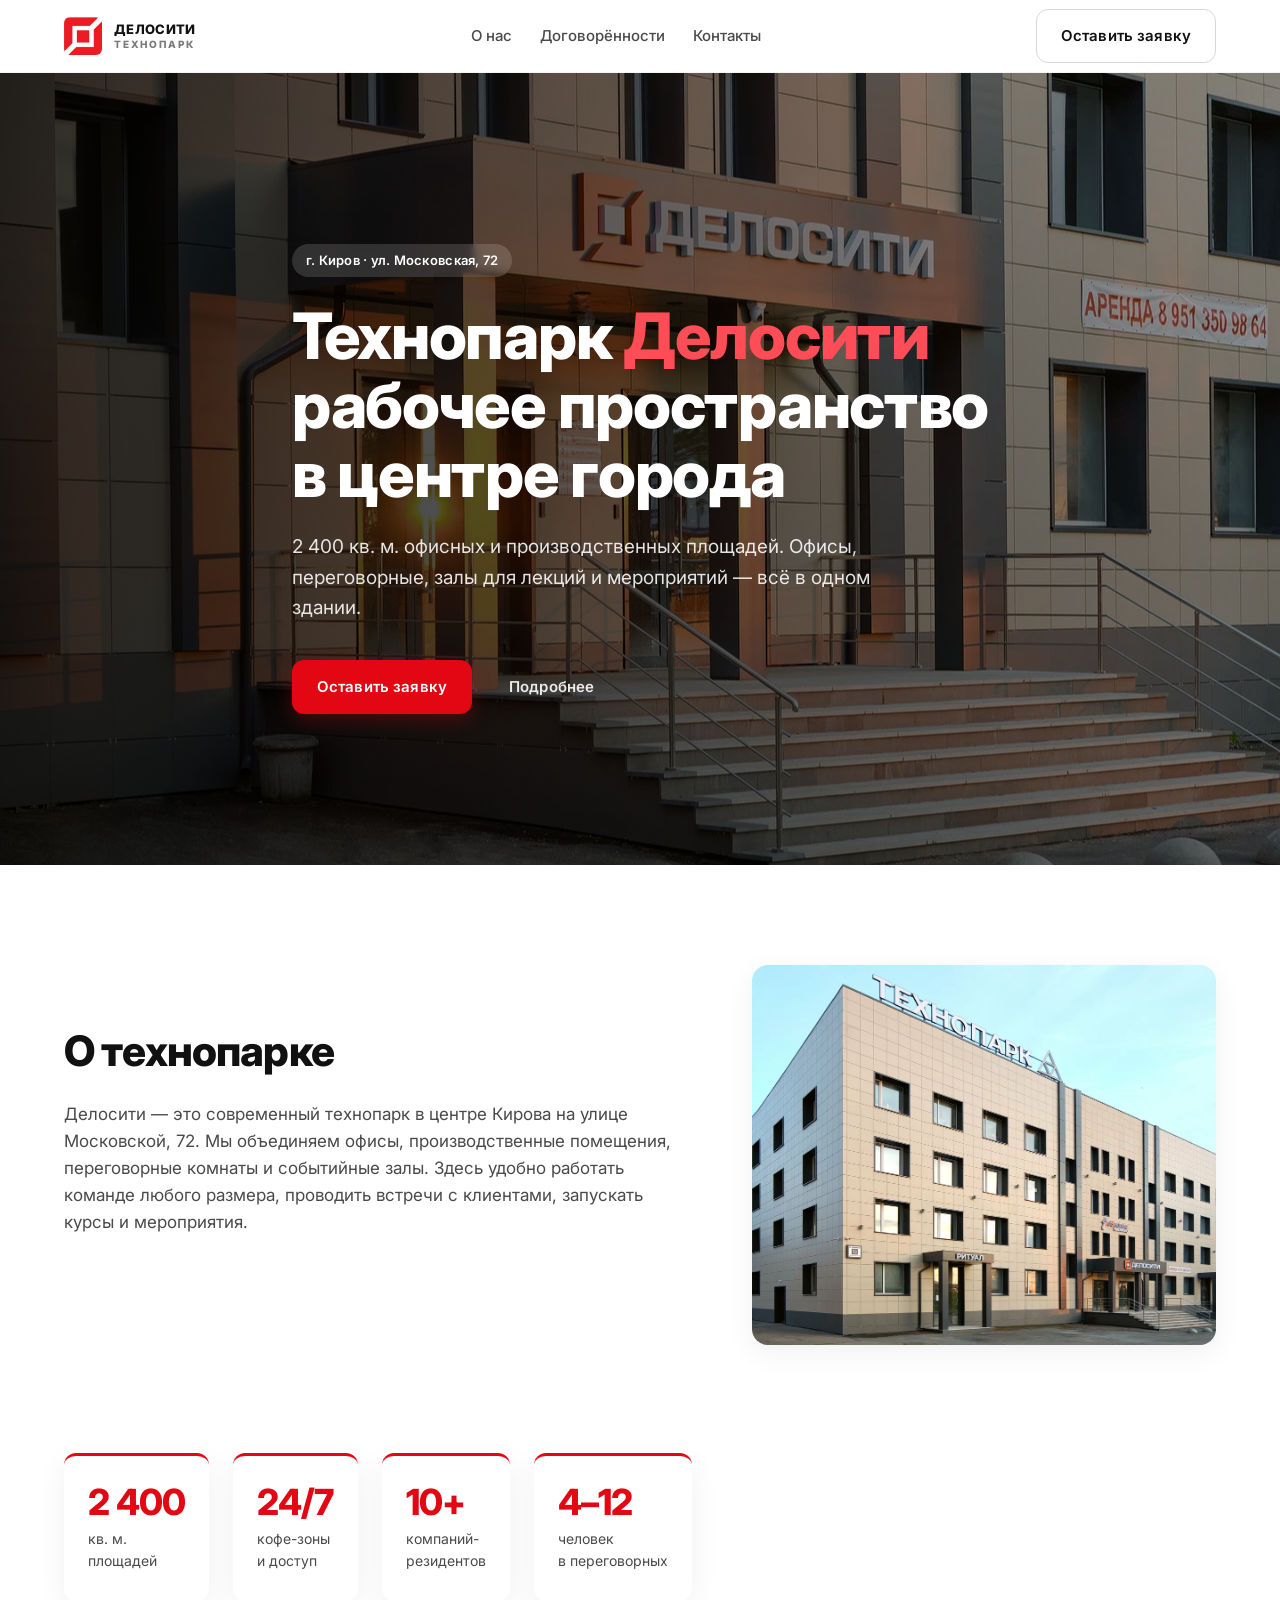
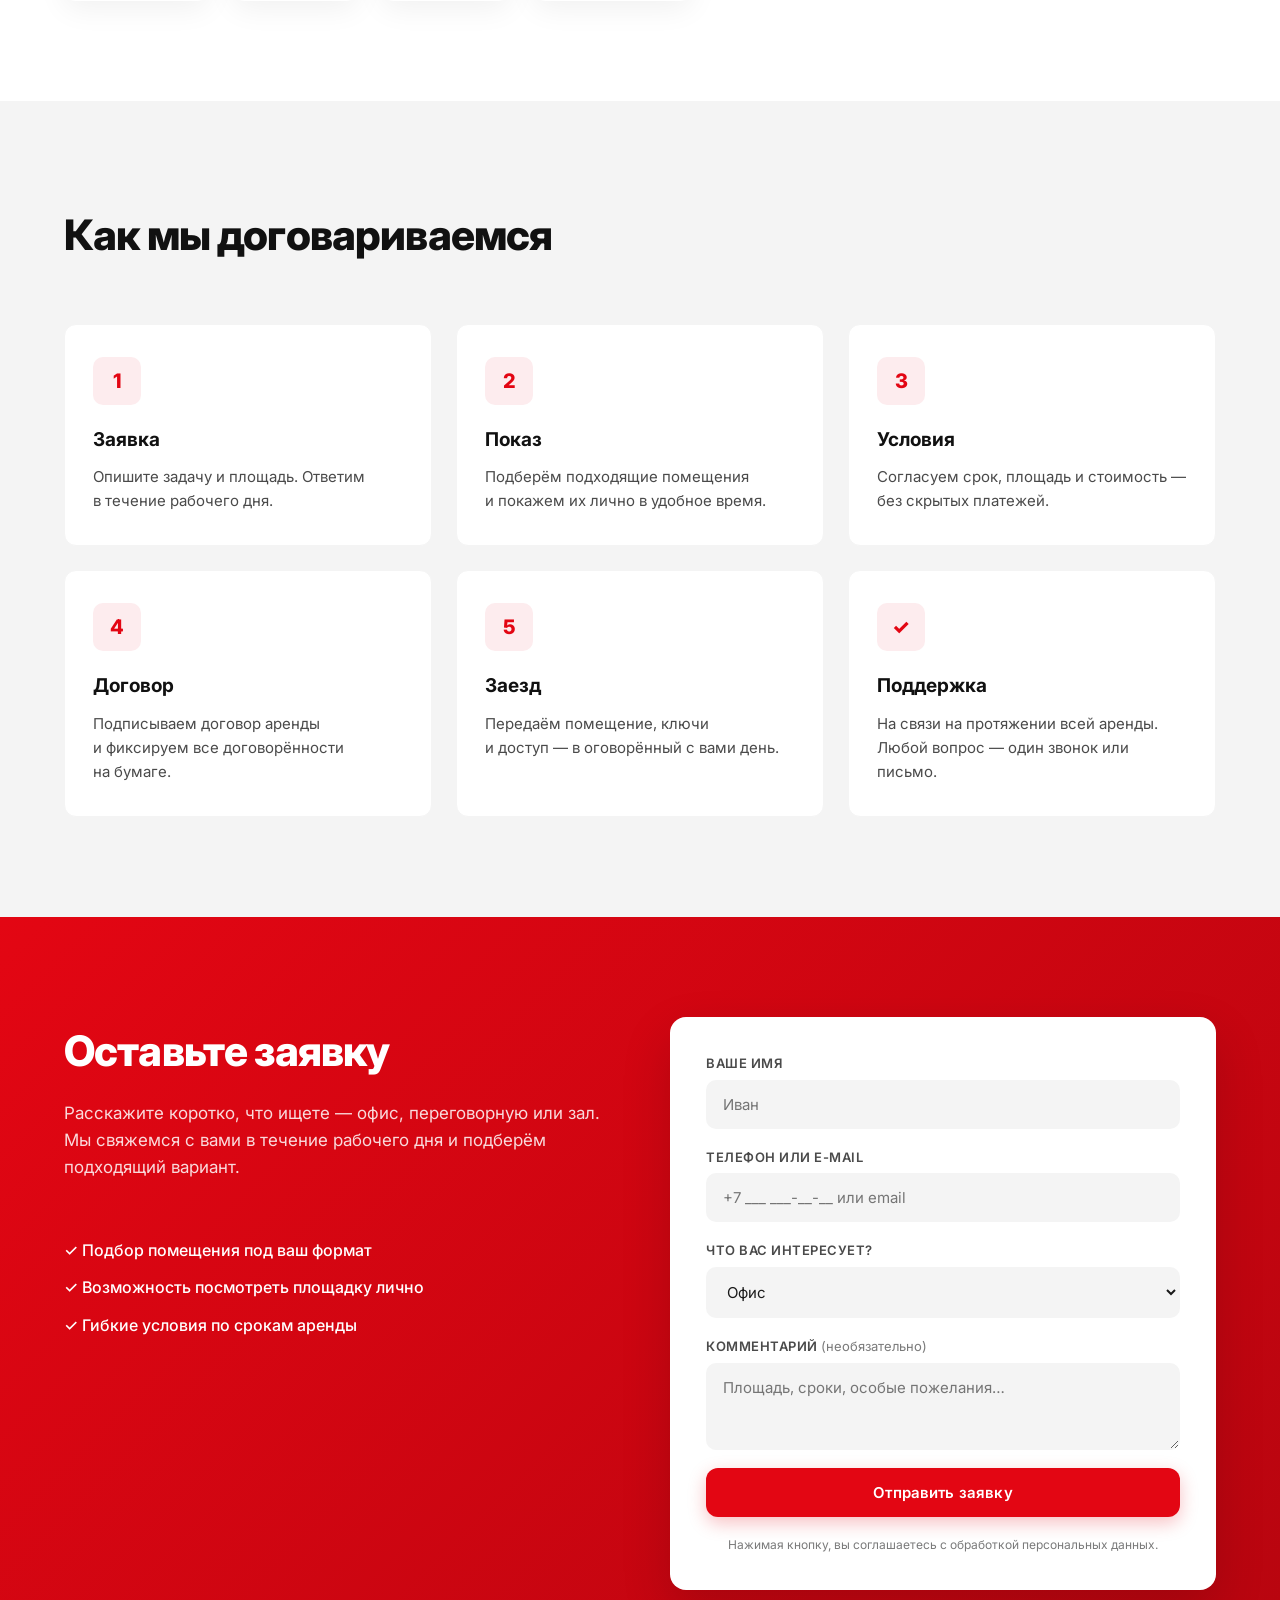
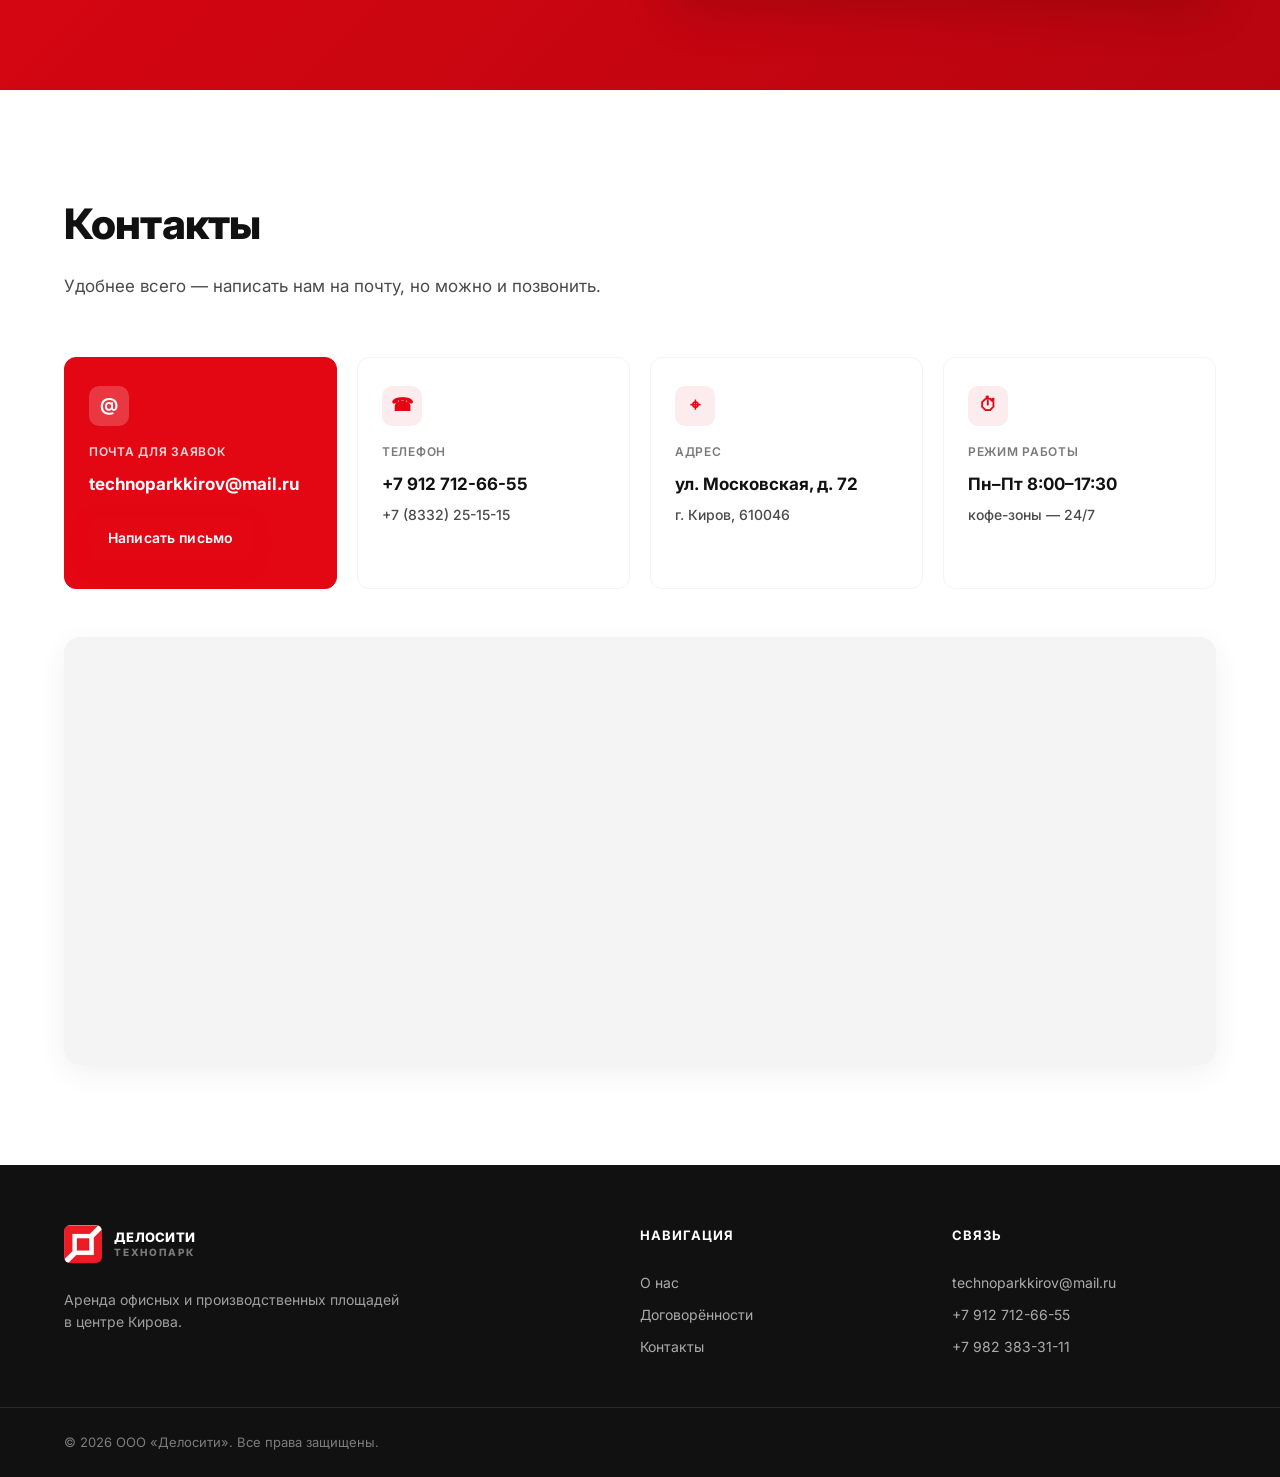
<file: index.html>
<!DOCTYPE html>
<html lang="ru">
<head>
    <meta charset="UTF-8">
    <meta name="viewport" content="width=device-width, initial-scale=1.0">
    <title>Технопарк Делосити — аренда офисов в центре Кирова</title>
    <meta name="description" content="Технопарк Делосити в Кирове. 2 400 кв. м. офисных и производственных площадей в центре города. Офисы, переговорные, залы для мероприятий.">
    <link rel="preconnect" href="https://fonts.googleapis.com">
    <link rel="preconnect" href="https://fonts.gstatic.com" crossorigin>
    <link href="https://fonts.googleapis.com/css2?family=Inter:wght@300;400;500;600;700;800&display=swap" rel="stylesheet">
    <link rel="icon" type="image/png" sizes="32x32" href="images/favicon-32.png">
    <link rel="icon" type="image/png" sizes="64x64" href="images/favicon-64.png">
    <link rel="apple-touch-icon" href="images/logo-256.png">
    <link rel="stylesheet" href="styles.css">
</head>
<body>

    <!-- Шапка -->
    <header class="header">
        <div class="container header__inner">
            <a href="#top" class="logo">
                <img class="logo__mark logo__mark--img" src="images/logo-128.png" alt="Делосити">
                <span class="logo__text">ДЕЛОСИТИ<br><span class="logo__sub">ТЕХНОПАРК</span></span>
            </a>
            <nav class="nav">
                <a href="#about">О нас</a>
                <a href="#agreements">Договорённости</a>
                <a href="#contacts">Контакты</a>
            </nav>
            <a href="#request" class="btn btn--outline header__btn">Оставить заявку</a>
        </div>
    </header>

    <!-- Герой -->
    <section class="hero hero--bg" id="top">
        <div class="container hero__inner">
            <div class="hero__content">
                <span class="hero__tag">г. Киров · ул. Московская, 72</span>
                <h1 class="hero__title">
                    Технопарк <span class="accent">Делосити</span><br>
                    рабочее пространство<br>в&nbsp;центре города
                </h1>
                <p class="hero__lead">
                    2&nbsp;400&nbsp;кв.&nbsp;м. офисных и&nbsp;производственных площадей.
                    Офисы, переговорные, залы для лекций и&nbsp;мероприятий&nbsp;— всё в&nbsp;одном здании.
                </p>
                <div class="hero__actions">
                    <a href="#request" class="btn btn--primary">Оставить заявку</a>
                    <a href="#about" class="btn btn--ghost btn--ghost-light">Подробнее</a>
                </div>
            </div>
        </div>
    </section>

    <!-- О нас -->
    <section class="section" id="about">
        <div class="container about">
            <div class="about__text">
                <h2 class="section__title">О технопарке</h2>
                <p class="section__lead">
                    Делосити&nbsp;— это современный технопарк в&nbsp;центре Кирова на&nbsp;улице Московской, 72.
                    Мы&nbsp;объединяем офисы, производственные помещения, переговорные комнаты и&nbsp;событийные залы.
                    Здесь удобно работать команде любого размера, проводить встречи с&nbsp;клиентами,
                    запускать курсы и&nbsp;мероприятия.
                </p>
            </div>
            <div class="about__image">
                <img src="images/building.webp" alt="Здание Технопарка Делосити в Кирове">
            </div>

            <div class="stats">
                <div class="stat">
                    <div class="stat__num">2&nbsp;400</div>
                    <div class="stat__label">кв.&nbsp;м. площадей</div>
                </div>
                <div class="stat">
                    <div class="stat__num">24/7</div>
                    <div class="stat__label">кофе-зоны и&nbsp;доступ</div>
                </div>
                <div class="stat">
                    <div class="stat__num">10+</div>
                    <div class="stat__label">компаний-резидентов</div>
                </div>
                <div class="stat">
                    <div class="stat__num">4–12</div>
                    <div class="stat__label">человек в&nbsp;переговорных</div>
                </div>
            </div>
        </div>
    </section>

    <!-- Договорённости -->
    <section class="section section--alt" id="agreements">
        <div class="container">
            <h2 class="section__title">Как мы&nbsp;договариваемся</h2>
            <p class="section__lead"></p>

            <div class="features">
                <div class="feature">
                    <div class="feature__icon">1</div>
                    <h3>Заявка</h3>
                    <p>Опишите задачу и&nbsp;площадь. Ответим в&nbsp;течение рабочего дня.</p>
                </div>
                <div class="feature">
                    <div class="feature__icon">2</div>
                    <h3>Показ</h3>
                    <p>Подберём подходящие помещения и&nbsp;покажем их&nbsp;лично в&nbsp;удобное время.</p>
                </div>
                <div class="feature">
                    <div class="feature__icon">3</div>
                    <h3>Условия</h3>
                    <p>Согласуем срок, площадь и&nbsp;стоимость&nbsp;— без скрытых платежей.</p>
                </div>
                <div class="feature">
                    <div class="feature__icon">4</div>
                    <h3>Договор</h3>
                    <p>Подписываем договор аренды и&nbsp;фиксируем все договорённости на&nbsp;бумаге.</p>
                </div>
                <div class="feature">
                    <div class="feature__icon">5</div>
                    <h3>Заезд</h3>
                    <p>Передаём помещение, ключи и&nbsp;доступ&nbsp;— в&nbsp;оговорённый с&nbsp;вами день.</p>
                </div>
                <div class="feature">
                    <div class="feature__icon">✓</div>
                    <h3>Поддержка</h3>
                    <p>На&nbsp;связи на&nbsp;протяжении всей аренды. Любой вопрос&nbsp;— один звонок или письмо.</p>
                </div>
            </div>
        </div>
    </section>

    <!-- Заявка -->
    <section class="section section--request" id="request">
        <div class="container request">
            <div class="request__text">
                <h2 class="section__title section__title--light">Оставьте заявку</h2>
                <p class="section__lead section__lead--light">
                    Расскажите коротко, что ищете&nbsp;— офис, переговорную или зал.
                    Мы&nbsp;свяжемся с&nbsp;вами в&nbsp;течение рабочего дня и&nbsp;подберём подходящий вариант.
                </p>
                <ul class="request__list">
                    <li>✓ Подбор помещения под ваш формат</li>
                    <li>✓ Возможность посмотреть площадку лично</li>
                    <li>✓ Гибкие условия по&nbsp;срокам аренды</li>
                </ul>
            </div>

            <form class="form" id="requestForm" novalidate>
                <!-- honeypot: реальный пользователь не увидит и не заполнит, бот — заполнит -->
                <div class="hp" aria-hidden="true">
                    <label>Не заполняйте это поле
                        <input type="text" name="website" tabindex="-1" autocomplete="off">
                    </label>
                </div>
                <div class="form__row">
                    <label class="form__label">Ваше имя</label>
                    <input class="form__input" type="text" name="name" placeholder="Иван" required>
                </div>
                <div class="form__row">
                    <label class="form__label">Телефон или e-mail</label>
                    <input class="form__input" type="text" name="contact" placeholder="+7 ___ ___-__-__ или email" required>
                </div>
                <div class="form__row">
                    <label class="form__label">Что вас интересует?</label>
                    <select class="form__input" name="type">
                        <option>Офис</option>
                        <option>Переговорная</option>
                        <option>Зал для мероприятия</option>
                        <option>Аудитория под курс</option>
                        <option>Другое</option>
                    </select>
                </div>
                <div class="form__row">
                    <label class="form__label">Комментарий <span class="form__optional">(необязательно)</span></label>
                    <textarea class="form__input form__textarea" name="message" rows="3" placeholder="Площадь, сроки, особые пожелания…"></textarea>
                </div>
                <button type="submit" class="btn btn--primary btn--block">Отправить заявку</button>
                <p class="form__hint">Нажимая кнопку, вы соглашаетесь с обработкой персональных данных.</p>
                <div class="form__error" id="formError"></div>
                <div class="form__success" id="formSuccess">
                    ✓ Спасибо! Заявка отправлена. Мы&nbsp;свяжемся с&nbsp;вами в&nbsp;течение рабочего дня.
                </div>
            </form>
        </div>
    </section>

    <!-- Контакты -->
    <section class="section" id="contacts">
        <div class="container">
            <h2 class="section__title">Контакты</h2>
            <p class="section__lead">Удобнее всего&nbsp;— написать нам на&nbsp;почту, но&nbsp;можно и&nbsp;позвонить.</p>

            <div class="contacts">
                <div class="contact-card contact-card--primary">
                    <div class="contact-card__icon">@</div>
                    <div class="contact-card__label">Почта для заявок</div>
                    <a class="contact-card__value" href="mailto:technoparkkirov@mail.ru">technoparkkirov@mail.ru</a>
                    <a class="btn btn--primary btn--small" href="mailto:technoparkkirov@mail.ru">Написать письмо</a>
                </div>

                <div class="contact-card">
                    <div class="contact-card__icon">☎</div>
                    <div class="contact-card__label">Телефон</div>
                    <a class="contact-card__value" href="tel:+79127126655">+7&nbsp;912&nbsp;712-66-55</a>
                    <a class="contact-card__value contact-card__value--sub" href="tel:+78332251515">+7&nbsp;(8332)&nbsp;25-15-15</a>
                </div>

                <div class="contact-card">
                    <div class="contact-card__icon">⌖</div>
                    <div class="contact-card__label">Адрес</div>
                    <div class="contact-card__value">ул.&nbsp;Московская, д.&nbsp;72</div>
                    <div class="contact-card__value contact-card__value--sub">г.&nbsp;Киров, 610046</div>
                </div>

                <div class="contact-card">
                    <div class="contact-card__icon">⏱</div>
                    <div class="contact-card__label">Режим работы</div>
                    <div class="contact-card__value">Пн–Пт&nbsp;8:00–17:30</div>
                    <div class="contact-card__value contact-card__value--sub">кофе-зоны&nbsp;— 24/7</div>
                </div>
            </div>

            <div class="map">
                <iframe
                    src="https://yandex.ru/map-widget/v1/?ll=49.648357%2C58.602765&z=17&pt=49.648357,58.602765,pm2rdl"
                    width="100%"
                    height="420"
                    frameborder="0"
                    allowfullscreen
                    title="Карта — Технопарк Делосити, ул. Московская, 72, Киров">
                </iframe>
            </div>
        </div>
    </section>

    <!-- Подвал -->
    <footer class="footer">
        <div class="container footer__inner">
            <div class="footer__col">
                <div class="logo logo--footer">
                    <img class="logo__mark logo__mark--img" src="images/logo-128.png" alt="Делосити">
                    <span class="logo__text">ДЕЛОСИТИ<br><span class="logo__sub">ТЕХНОПАРК</span></span>
                </div>
                <p class="footer__desc">Аренда офисных и&nbsp;производственных площадей в&nbsp;центре Кирова.</p>
            </div>
            <div class="footer__col">
                <div class="footer__title">Навигация</div>
                <a href="#about">О нас</a>
                <a href="#agreements">Договорённости</a>
                <a href="#contacts">Контакты</a>
            </div>
            <div class="footer__col">
                <div class="footer__title">Связь</div>
                <a href="mailto:technoparkkirov@mail.ru">technoparkkirov@mail.ru</a>
                <a href="tel:+79127126655">+7&nbsp;912&nbsp;712-66-55</a>
                <a href="tel:+79823833111">+7&nbsp;982&nbsp;383-31-11</a>
            </div>
        </div>
        <div class="footer__bottom">
            <div class="container">
                © <span id="year"></span> ООО&nbsp;«Делосити». Все права защищены.
            </div>
        </div>
    </footer>

    <script src="script.js"></script>
</body>
</html>
</file>
<file: styles.css>
/* ===== Базовые сбросы и переменные ===== */
*, *::before, *::after { box-sizing: border-box; }

:root {
    --red: #E30613;
    --red-dark: #B7050F;
    --red-soft: #FDECEE;
    --black: #111111;
    --gray-900: #1A1A1A;
    --gray-700: #4A4A4A;
    --gray-500: #7A7A7A;
    --gray-300: #D8D8D8;
    --gray-100: #F4F4F4;
    --white: #FFFFFF;
    --container: 1200px;
    --radius: 12px;
    --shadow: 0 8px 30px rgba(17, 17, 17, 0.06);
    --shadow-hover: 0 14px 40px rgba(227, 6, 19, 0.12);
    --font: 'Inter', -apple-system, BlinkMacSystemFont, 'Segoe UI', sans-serif;
}

html { scroll-behavior: smooth; }

body {
    margin: 0;
    font-family: var(--font);
    color: var(--gray-900);
    background: var(--white);
    line-height: 1.6;
    -webkit-font-smoothing: antialiased;
}

img { max-width: 100%; display: block; }

a { color: inherit; text-decoration: none; transition: color 0.2s ease; }
a:hover { color: var(--red); }

.container {
    max-width: var(--container);
    margin: 0 auto;
    padding: 0 24px;
}

.accent { color: var(--red); }

/* ===== Шапка ===== */
.header {
    position: sticky;
    top: 0;
    z-index: 100;
    background: rgba(255, 255, 255, 0.95);
    backdrop-filter: blur(10px);
    border-bottom: 1px solid var(--gray-100);
}

.header__inner {
    display: flex;
    align-items: center;
    justify-content: space-between;
    height: 72px;
    gap: 32px;
}

.logo {
    display: flex;
    align-items: center;
    gap: 12px;
    font-weight: 800;
    letter-spacing: 0.02em;
    color: var(--black);
}

.logo__mark {
    width: 38px;
    height: 38px;
    display: grid;
    place-items: center;
    background: var(--red);
    color: var(--white);
    font-weight: 800;
    font-size: 18px;
    transform: rotate(-6deg);
    box-shadow: 0 4px 14px rgba(227, 6, 19, 0.3);
}

.logo__mark--img {
    background: transparent;
    box-shadow: none;
    transform: none;
    border-radius: 6px;
    object-fit: contain;
}

.logo__text {
    font-size: 13px;
    line-height: 1.1;
    text-transform: uppercase;
}

.logo__sub {
    font-size: 10px;
    color: var(--gray-500);
    letter-spacing: 0.18em;
}

.nav {
    display: flex;
    gap: 28px;
    font-weight: 500;
    font-size: 15px;
}

.nav a {
    color: var(--gray-700);
    position: relative;
}

.nav a:hover { color: var(--red); }

/* ===== Кнопки ===== */
.btn {
    display: inline-flex;
    align-items: center;
    justify-content: center;
    padding: 14px 24px;
    font-size: 15px;
    font-weight: 600;
    font-family: inherit;
    border-radius: var(--radius);
    border: 1.5px solid transparent;
    cursor: pointer;
    transition: all 0.2s ease;
    letter-spacing: 0.01em;
}

.btn--primary {
    background: var(--red);
    color: var(--white);
    box-shadow: 0 6px 18px rgba(227, 6, 19, 0.25);
}

.btn--primary:hover {
    background: var(--red-dark);
    color: var(--white);
    transform: translateY(-1px);
    box-shadow: 0 10px 24px rgba(227, 6, 19, 0.35);
}

.btn--outline {
    background: transparent;
    color: var(--black);
    border-color: var(--gray-300);
}

.btn--outline:hover {
    border-color: var(--red);
    color: var(--red);
}

.btn--ghost {
    background: transparent;
    color: var(--gray-700);
}

.btn--ghost:hover {
    color: var(--red);
}

.btn--block { width: 100%; }
.btn--small { padding: 10px 18px; font-size: 14px; }

/* ===== Герой ===== */
.hero {
    padding: 80px 0 100px;
    background:
        radial-gradient(ellipse at top right, var(--red-soft) 0%, transparent 50%),
        var(--white);
    overflow: hidden;
}

.hero--bg {
    position: relative;
    min-height: 88vh;
    padding: 160px 0 140px;
    display: flex;
    align-items: center;
    background: #000 url('images/building-user.webp') center/cover no-repeat;
    isolation: isolate;
}

.hero--bg::before {
    content: "";
    position: absolute;
    inset: 0;
    background:
        linear-gradient(105deg, rgba(0,0,0,0.82) 0%, rgba(0,0,0,0.55) 50%, rgba(0,0,0,0.25) 100%),
        linear-gradient(180deg, rgba(0,0,0,0.0) 0%, rgba(0,0,0,0.35) 100%);
    z-index: -1;
}

.hero--bg .hero__inner { grid-template-columns: 1fr; }
.hero--bg .hero__content { max-width: 760px; }
.hero--bg .hero__tag { background: rgba(255,255,255,0.15); color: #fff; backdrop-filter: blur(4px); }
.hero--bg .hero__title { color: #fff; font-size: clamp(40px, 6vw, 64px); }
.hero--bg .hero__title .accent { color: #ff4d57; }
.hero--bg .hero__lead { color: rgba(255,255,255,0.88); font-size: 19px; max-width: 600px; }

.btn--ghost-light { color: rgba(255,255,255,0.9); }
.btn--ghost-light:hover { color: #fff; }

.hero__inner {
    display: grid;
    grid-template-columns: 1.1fr 1fr;
    gap: 60px;
    align-items: center;
}

.hero__tag {
    display: inline-block;
    padding: 6px 14px;
    background: var(--red-soft);
    color: var(--red-dark);
    font-size: 13px;
    font-weight: 600;
    border-radius: 100px;
    margin-bottom: 24px;
    letter-spacing: 0.02em;
}

.hero__title {
    font-size: clamp(36px, 5vw, 56px);
    line-height: 1.08;
    font-weight: 800;
    color: var(--black);
    margin: 0 0 24px;
    letter-spacing: -0.02em;
}

.hero__lead {
    font-size: 18px;
    color: var(--gray-700);
    margin: 0 0 36px;
    max-width: 520px;
}

.hero__actions {
    display: flex;
    gap: 12px;
    flex-wrap: wrap;
}

.hero__image img {
    width: 100%;
    height: 460px;
    object-fit: cover;
    border-radius: 20px;
    box-shadow: 0 20px 50px rgba(17, 17, 17, 0.12);
}

/* ===== О нас с фото ===== */
.about {
    display: grid;
    grid-template-columns: 1.1fr 1fr;
    gap: 60px;
    align-items: center;
}

.about__image img {
    width: 100%;
    height: 380px;
    object-fit: cover;
    border-radius: 16px;
    box-shadow: var(--shadow);
}

/* ===== Секции ===== */
.section {
    padding: 100px 0;
}

.section--alt {
    background: var(--gray-100);
}

.section__title {
    font-size: clamp(28px, 3.5vw, 42px);
    font-weight: 800;
    color: var(--black);
    margin: 0 0 16px;
    letter-spacing: -0.02em;
}

.section__title--light { color: var(--white); }

.section__lead {
    font-size: 17px;
    color: var(--gray-700);
    max-width: 720px;
    margin: 0 0 56px;
}

.section__lead--light { color: rgba(255, 255, 255, 0.85); }

/* ===== Статистика ===== */
.stats {
    display: grid;
    grid-template-columns: repeat(4, 1fr);
    gap: 24px;
    margin-top: 48px;
}

.stat {
    padding: 28px 24px;
    background: var(--white);
    border-radius: var(--radius);
    border-top: 3px solid var(--red);
    box-shadow: var(--shadow);
}

.stat__num {
    font-size: 36px;
    font-weight: 800;
    color: var(--red);
    line-height: 1;
    margin-bottom: 8px;
    letter-spacing: -0.02em;
}

.stat__label {
    font-size: 14px;
    color: var(--gray-700);
}

/* ===== Возможности ===== */
.features {
    display: grid;
    grid-template-columns: repeat(3, 1fr);
    gap: 24px;
}

.feature {
    background: var(--white);
    padding: 32px 28px;
    border-radius: var(--radius);
    border: 1px solid var(--gray-100);
    transition: all 0.25s ease;
}

.feature:hover {
    transform: translateY(-4px);
    box-shadow: var(--shadow-hover);
    border-color: var(--red);
}

.feature__icon {
    width: 48px;
    height: 48px;
    display: grid;
    place-items: center;
    background: var(--red-soft);
    color: var(--red);
    font-size: 20px;
    border-radius: 10px;
    margin-bottom: 20px;
    font-weight: 800;
    line-height: 1;
}

.feature h3 {
    font-size: 19px;
    font-weight: 700;
    margin: 0 0 10px;
    color: var(--black);
}

.feature p {
    margin: 0;
    color: var(--gray-700);
    font-size: 15px;
}

/* ===== Галерея (не используется, оставлено на всякий случай) ===== */
.gallery { display: none; }
/* ===== Заявка ===== */
.section--request {
    background:
        linear-gradient(135deg, var(--red) 0%, var(--red-dark) 100%);
    color: var(--white);
}

.request {
    display: grid;
    grid-template-columns: 1fr 1fr;
    gap: 60px;
    align-items: start;
}

.request__list {
    list-style: none;
    padding: 0;
    margin: 32px 0 0;
    display: flex;
    flex-direction: column;
    gap: 12px;
    font-size: 16px;
    font-weight: 500;
}

.form {
    background: var(--white);
    padding: 36px;
    border-radius: 16px;
    box-shadow: 0 20px 50px rgba(0, 0, 0, 0.15);
    color: var(--gray-900);
    display: flex;
    flex-direction: column;
    gap: 18px;
}

.form__row {
    display: flex;
    flex-direction: column;
    gap: 6px;
}

.form__label {
    font-size: 13px;
    font-weight: 600;
    color: var(--gray-700);
    text-transform: uppercase;
    letter-spacing: 0.04em;
}

.form__optional {
    color: var(--gray-500);
    font-weight: 400;
    text-transform: none;
    letter-spacing: 0;
}

.form__input {
    width: 100%;
    padding: 14px 16px;
    font-family: inherit;
    font-size: 15px;
    color: var(--gray-900);
    background: var(--gray-100);
    border: 1.5px solid transparent;
    border-radius: 10px;
    transition: all 0.2s ease;
    resize: vertical;
}

.form__input:focus {
    outline: none;
    background: var(--white);
    border-color: var(--red);
    box-shadow: 0 0 0 3px var(--red-soft);
}

.form__textarea { min-height: 80px; }

.form__hint {
    font-size: 12px;
    color: var(--gray-500);
    margin: 0;
    text-align: center;
}

.form__success {
    display: none;
    padding: 14px 16px;
    background: var(--red-soft);
    color: var(--red-dark);
    border-radius: 10px;
    font-weight: 600;
    text-align: center;
    font-size: 14px;
}

.form__success.is-visible { display: block; }

.form__error {
    display: none;
    padding: 12px 16px;
    background: #fff0f0;
    color: #a30000;
    border: 1px solid #f3b3b3;
    border-radius: 10px;
    font-weight: 500;
    text-align: center;
    font-size: 14px;
}

.form__error.is-visible { display: block; }

/* honeypot — реально существует, но визуально спрятан */
.hp {
    position: absolute !important;
    left: -10000px !important;
    width: 1px !important;
    height: 1px !important;
    overflow: hidden !important;
}

/* ===== Контакты ===== */
.contacts {
    display: grid;
    grid-template-columns: repeat(4, 1fr);
    gap: 20px;
    margin-bottom: 48px;
}

.contact-card {
    background: var(--white);
    padding: 28px 24px;
    border-radius: var(--radius);
    border: 1px solid var(--gray-100);
    transition: all 0.25s ease;
    display: flex;
    flex-direction: column;
    gap: 10px;
}

.contact-card:hover {
    transform: translateY(-3px);
    box-shadow: var(--shadow-hover);
    border-color: var(--red);
}

.contact-card--primary {
    background: var(--red);
    color: var(--white);
    border-color: var(--red);
}

.contact-card--primary .contact-card__icon { background: rgba(255, 255, 255, 0.2); color: var(--white); }
.contact-card--primary .contact-card__label { color: rgba(255, 255, 255, 0.85); }
.contact-card--primary .contact-card__value { color: var(--white); }
.contact-card--primary .contact-card__value--sub { color: rgba(255, 255, 255, 0.8); }

.contact-card__icon {
    width: 40px;
    height: 40px;
    display: grid;
    place-items: center;
    background: var(--red-soft);
    color: var(--red);
    border-radius: 10px;
    font-size: 18px;
    font-weight: 700;
    margin-bottom: 6px;
}

.contact-card__label {
    font-size: 12px;
    font-weight: 600;
    color: var(--gray-500);
    text-transform: uppercase;
    letter-spacing: 0.06em;
}

.contact-card__value {
    font-size: 17px;
    font-weight: 700;
    color: var(--black);
    word-break: break-word;
}

.contact-card__value--sub {
    font-size: 14px;
    font-weight: 500;
    color: var(--gray-700);
    margin-top: -4px;
}

.contact-card .btn { margin-top: 8px; align-self: flex-start; }

.map {
    border-radius: 16px;
    overflow: hidden;
    box-shadow: var(--shadow);
    background: var(--gray-100);
    min-height: 420px;
}

.map iframe { border: 0; }

/* ===== Подвал ===== */
.footer {
    background: var(--black);
    color: var(--white);
    padding: 60px 0 0;
}

.footer__inner {
    display: grid;
    grid-template-columns: 2fr 1fr 1fr;
    gap: 48px;
    padding-bottom: 48px;
}

.logo--footer { color: var(--white); margin-bottom: 16px; }

.footer__desc {
    color: rgba(255, 255, 255, 0.6);
    font-size: 14px;
    max-width: 360px;
    margin: 0;
}

.footer__title {
    font-size: 13px;
    font-weight: 700;
    text-transform: uppercase;
    letter-spacing: 0.08em;
    margin-bottom: 16px;
    color: var(--white);
}

.footer__col {
    display: flex;
    flex-direction: column;
    gap: 10px;
    font-size: 14px;
}

.footer__col a {
    color: rgba(255, 255, 255, 0.65);
}

.footer__col a:hover { color: var(--red); }

.footer__bottom {
    border-top: 1px solid rgba(255, 255, 255, 0.1);
    padding: 24px 0;
    font-size: 13px;
    color: rgba(255, 255, 255, 0.45);
}

/* ===== Адаптив ===== */
@media (max-width: 960px) {
    .hero__inner { grid-template-columns: 1fr; gap: 40px; }
    .hero__image img { height: 320px; }
    .hero { padding: 60px 0 80px; }
    .hero--bg { min-height: auto; padding: 110px 0 100px; }
    .about { grid-template-columns: 1fr; gap: 32px; }
    .about__image img { height: 260px; }
    .section { padding: 70px 0; }
    .features { grid-template-columns: repeat(2, 1fr); }
    .stats { grid-template-columns: repeat(2, 1fr); }
    .contacts { grid-template-columns: repeat(2, 1fr); }
    .request { grid-template-columns: 1fr; gap: 40px; }
    .footer__inner { grid-template-columns: 1fr 1fr; gap: 32px; }
    .nav { display: none; }
    .header__btn { display: none; }
}

@media (max-width: 560px) {
    .features { grid-template-columns: 1fr; }
    .stats { grid-template-columns: 1fr 1fr; }
    .contacts { grid-template-columns: 1fr; }
    .footer__inner { grid-template-columns: 1fr; }
    .gallery { grid-template-columns: 1fr; grid-template-rows: 220px 200px 200px; }
    .gallery__item--big { grid-row: auto; }
    .form { padding: 24px; }
    .hero__title { font-size: 34px; }
}
</file>
